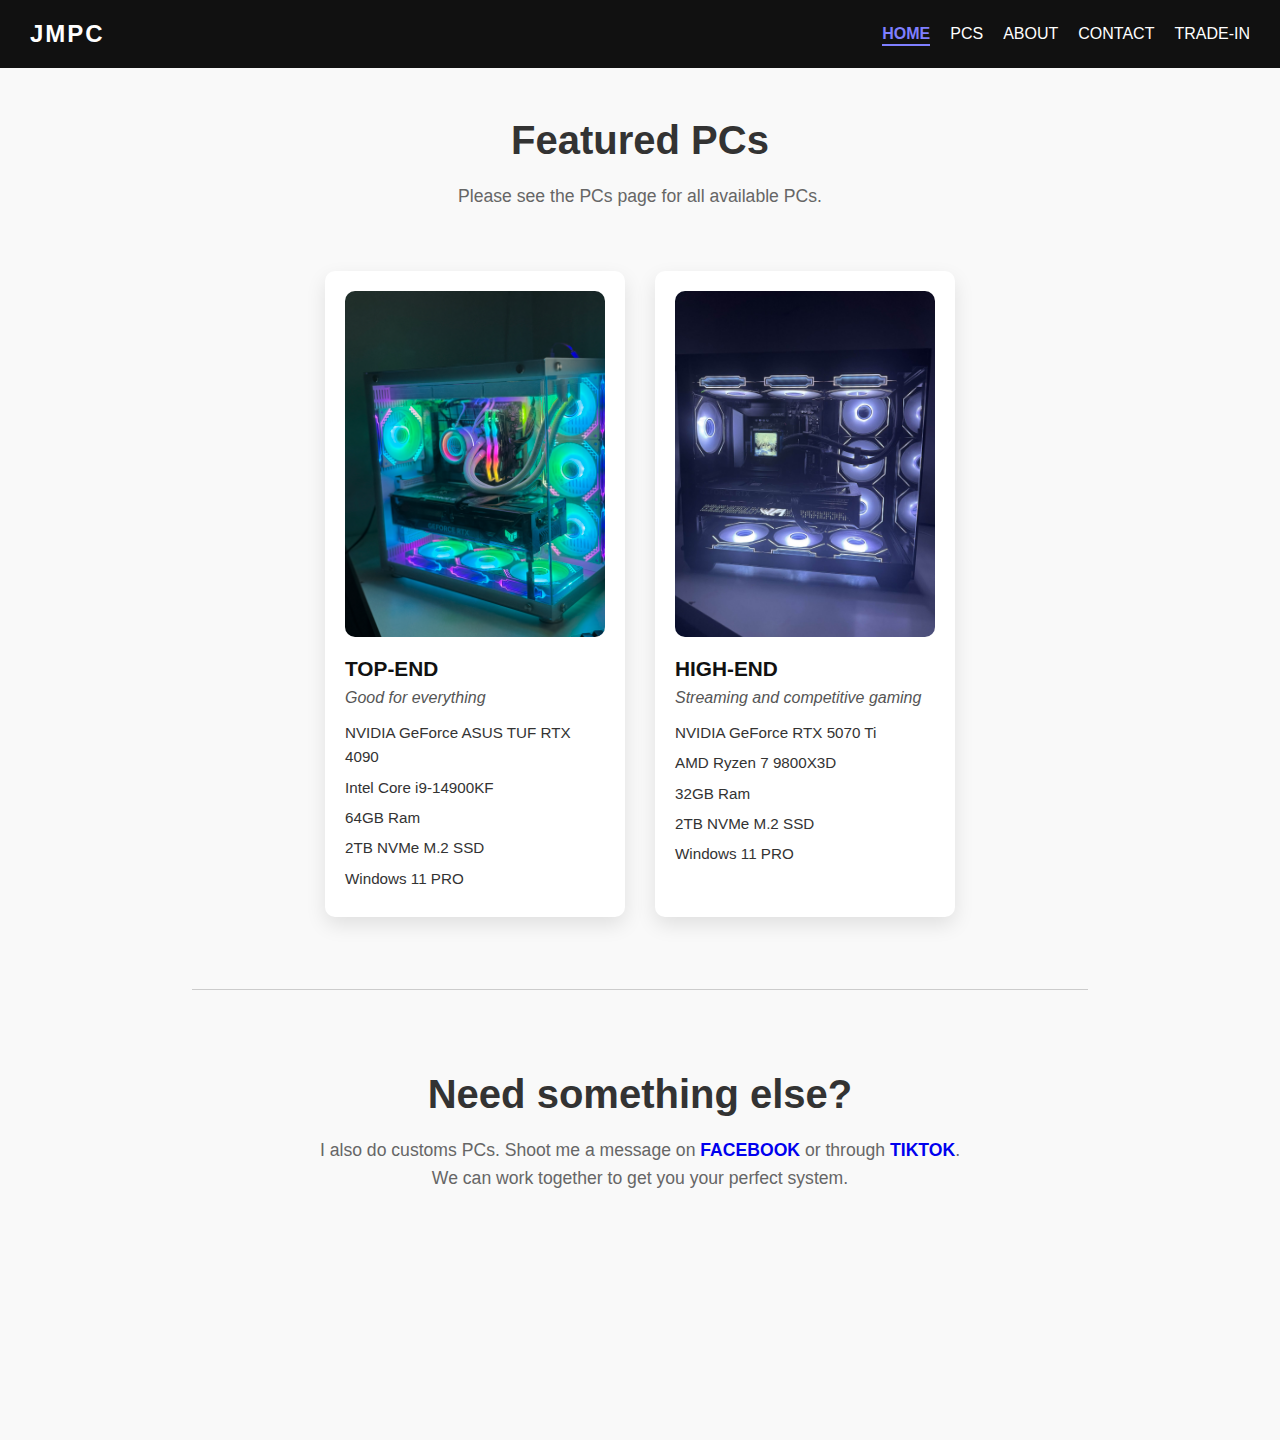
<file: index.html>
<!DOCTYPE html>
<html lang="en">
<head>
  <meta charset="UTF-8" />
  <meta name="viewport" content="width=device-width, initial-scale=1.0" />
  <title>JMPC</title>
  <link rel="icon" type="image/x-icon" href="images\JMPC.ico">
  <link rel="stylesheet" href="style.css" />
</head>
<body>

  <!-- NAVIGATION BAR -->
  <nav class="navbar">
    <div class="nav-logo">JMPC</div>
    <ul class="nav-links">
      <li><a class="active" href="#">HOME</a></li>
      <li><a href="PCs.html">PCS</a></li>
      <li><a href="about.html">ABOUT</a></li>
      <li><a href="contact.html">CONTACT</a></li>
      <li><a href="trade-in.html">TRADE-IN</a></li>
    </ul>
  </nav>

  <!-- HEADER -->
  <header>
    <h1>Featured PCs</h1>
    <p>Please see the PCs page for all available PCs.</p>
  </header>

  <!-- PRODUCT SECTION -->
  <section class="product-grid">
    <div class="product-card">
      <div class="img-wrapper">
        <img src="images\4090.JPG" alt="Player One" />
      </div>
      <h2>TOP-END</h2>
      <p class="tagline">Good for everything</p>
      <ul>
        <li>NVIDIA GeForce ASUS TUF RTX 4090</li>
        <li>Intel Core i9-14900KF</li>
        <li>64GB Ram</li>
        <li>2TB NVMe M.2 SSD</li>
        <li>Windows 11 PRO</li>
      </ul>
    </div>

    <div class="product-card">
      <div class="img-wrapper">
        <img src="images\ROG 4070.jpg" alt="Player Two" />
      </div>
      <h2>HIGH-END</h2>
      <p class="tagline">Streaming and competitive gaming</p>
      <ul>
        <li>NVIDIA GeForce RTX 5070 Ti</li>
        <li>AMD Ryzen 7 9800X3D</li>
        <li>32GB Ram</li>
        <li>2TB NVMe M.2 SSD</li>
        <li>Windows 11 PRO</li>
      </ul>
    </div>
  </section>
  <!-- DIVIDER -->
  <hr class="divider" />

  <!-- HEADER -->
  <header>
    <h1>Need something else?</h1>
    <p>I also do customs PCs. Shoot me a message on 
      <a class="FB" target="_blank" href="https://www.facebook.com/marketplace/profile/100032420889196">FACEBOOK</a>
      or through
      <a class="FB" target="_blank" href="https://www.tiktok.com/@icarustechs?lang=en">TIKTOK</a>.<br>
      We can work together to get you your perfect system.</p>
  </header>

  <div class="wrapper">
    <div class="item" style="--n: 1"><img src="images\4090.webp" alt="Player One" /></div>
    <div class="item" style="--n: 2"><img src="images\Angel.webp" alt="Player One" /></div>
    <div class="item" style="--n: 3"><img src="images\ROG 4070.webp" alt="Player Two" /></div>
    <div class="item" style="--n: 4"><img src="images\Blackout.webp" alt="Player Two" /></div>
    <div class="item" style="--n: 5"><img src="images\Cat1.webp" alt="Player Two" /></div>
    <div class="item" style="--n: 6"><img src="images\Cat2.webp" alt="Player Two" /></div>
    <div class="item" style="--n: 7"><img src="images\Purple.webp" alt="Player Two" /></div>
    <div class="item" style="--n: 8"><img src="images\Rainbow.webp" alt="Player Two" /></div>
  </div>

</body>
</html>
</file>
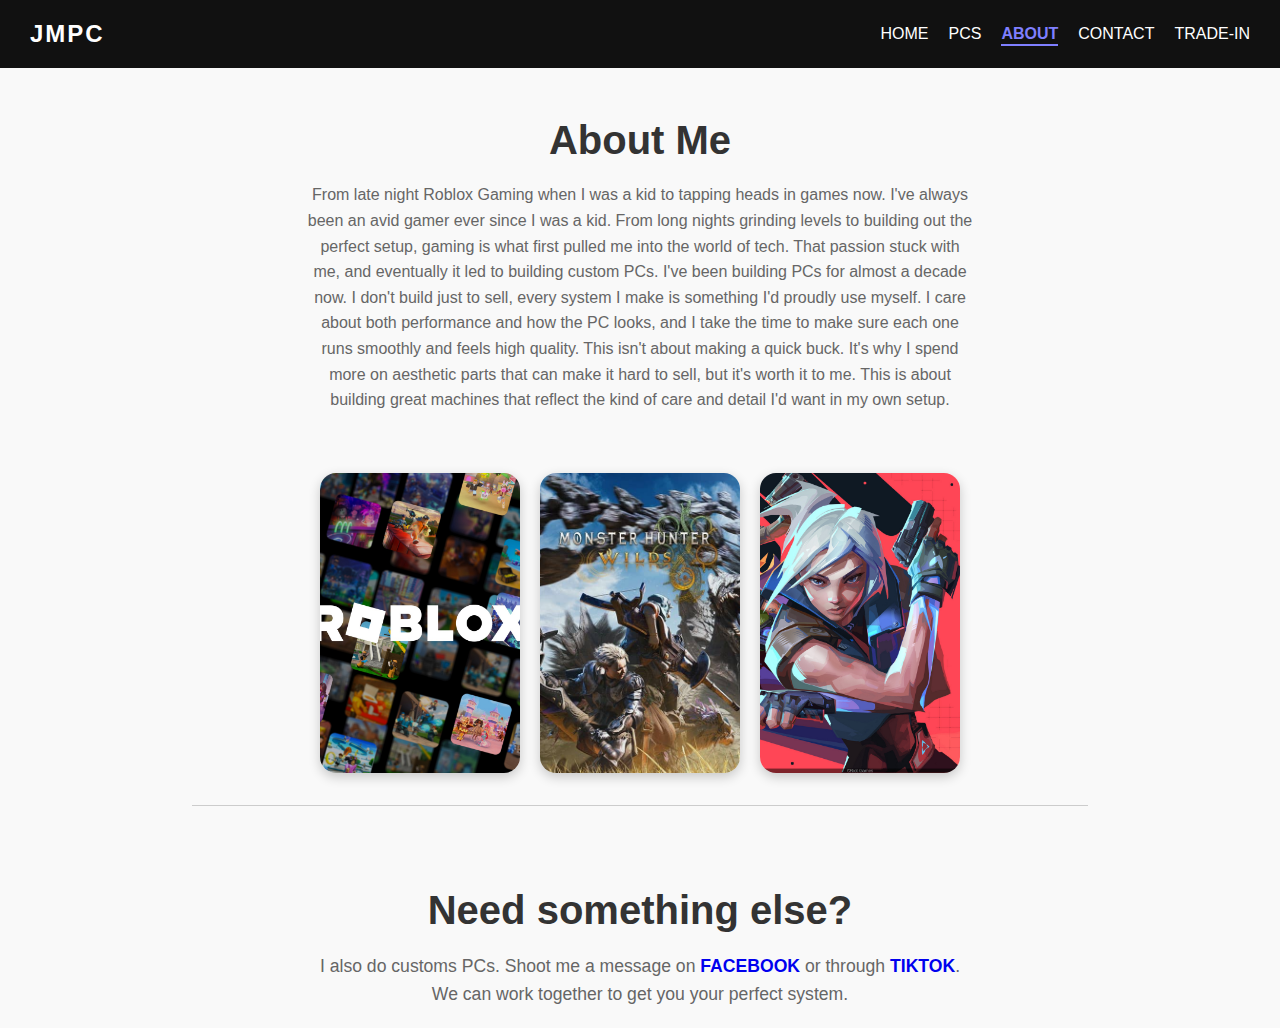
<file: about.html>
<!DOCTYPE html>
<html lang="en">
<head>
  <meta charset="UTF-8" />
  <meta name="viewport" content="width=device-width, initial-scale=1.0" />
  <title>JMPC</title>
  <link rel="icon" type="image/x-icon" href="images\JMPC.ico">
  <link rel="stylesheet" href="style.css" />
</head>
<body>

  <!-- NAVIGATION BAR -->
  <nav class="navbar">
    <div class="nav-logo">JMPC</div>
    <ul class="nav-links">
      <li><a href="index.html">HOME</a></li>
      <li><a href="PCs.html">PCS</a></li>
      <li><a class="active" href="about.html">ABOUT</a></li>
      <li><a href="contact.html">CONTACT</a></li>
      <li><a href="trade-in.html">TRADE-IN</a></li>
    </ul>
  </nav>

  <!-- HEADER -->
  <header>
    <h1>About Me</h1>
    <p class="about-text">From late night Roblox Gaming when I was a kid to tapping heads in games now. 
        I've always been an avid gamer ever since I was a kid. 
        From long nights grinding levels to building out the perfect setup, gaming is what first pulled me into the world of tech. 
        That passion stuck with me, and eventually it led to building custom PCs. 
        I've been building PCs for almost a decade now. 
        I don't build just to sell, every system I make is something I'd proudly use myself. 
        I care about both performance and how the PC looks, 
        and I take the time to make sure each one runs smoothly 
        and feels high quality. 
        This isn't about making a quick buck. 
        It's why I spend more on aesthetic parts that can make it hard to sell, 
        but it's worth it to me. 
        This is about building great machines that reflect the kind of care and detail 
        I'd want in my own setup.
        
    </p>
  </header>

    <div class="image-card-container">
        <div class="image-card">
            <img src="images/roblox.jpg" alt="Card 1">
        </div>
        <div class="image-card">
            <img src="images/mhw.jpg" alt="Card 2">
        </div>
        <div class="image-card">
            <img src="images/val.jpg" alt="Card 3">
        </div>
    </div>

  <!-- DIVIDER -->
  <hr class="divider" />

  <!-- HEADER -->
  <header>
    <h1>Need something else?</h1>
    <p>I also do customs PCs. Shoot me a message on 
      <a class="FB" target="_blank" href="https://www.facebook.com/marketplace/profile/100032420889196">FACEBOOK</a>
      or through
      <a class="FB" target="_blank" href="https://www.tiktok.com/@icarustechs?lang=en">TIKTOK</a>.<br>
      We can work together to get you your perfect system.</p>
  </header>

</body>
</html>
</file>
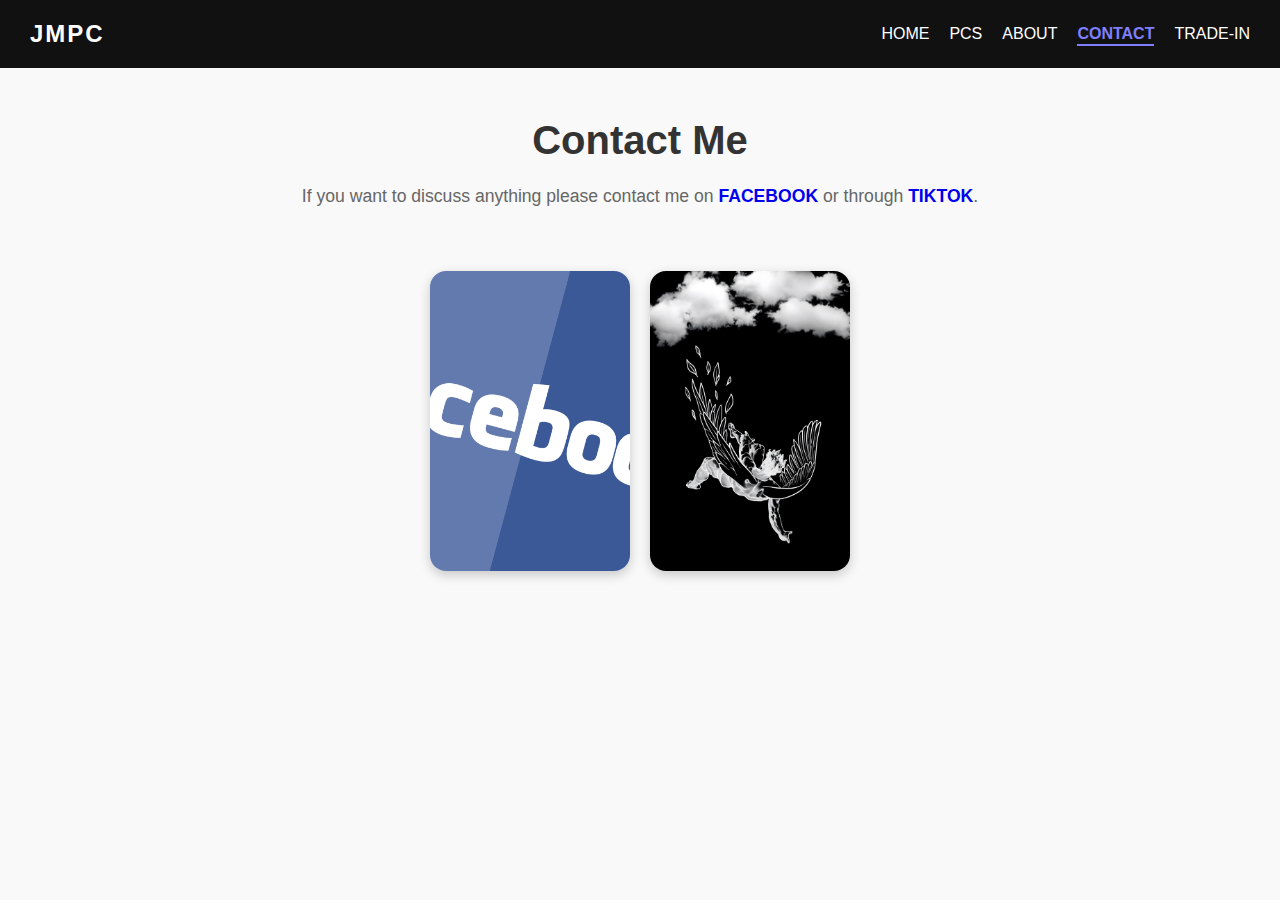
<file: contact.html>
<!DOCTYPE html>
<html lang="en">
<head>
  <meta charset="UTF-8" />
  <meta name="viewport" content="width=device-width, initial-scale=1.0" />
  <title>JMPC</title>
  <link rel="icon" type="image/x-icon" href="images\JMPC.ico">
  <link rel="stylesheet" href="style.css" />
</head>
<body>

  <!-- NAVIGATION BAR -->
  <nav class="navbar">
    <div class="nav-logo">JMPC</div>
    <button class="hamburger" aria-label="Toggle navigation">
    <span class="bar"></span>
    <span class="bar"></span>
    <span class="bar"></span>
  </button>
    <ul class="nav-links">
      <li><a href="index.html">HOME</a></li>
      <li><a href="PCs.html">PCS</a></li>
      <li><a href="about.html">ABOUT</a></li>
      <li><a class="active" href="contact.html">CONTACT</a></li>
      <li><a href="trade-in.html">TRADE-IN</a></li>
    </ul>
  </nav>

  <!-- HEADER -->
  <header>
    <h1>Contact Me</h1>
    <p>
        If you want to discuss anything please contact me on
        <a class="FB" target="_blank" href="https://www.facebook.com/marketplace/profile/100032420889196">FACEBOOK</a>
      or through
      <a class="FB" target="_blank" href="https://www.tiktok.com/@icarustechs?lang=en">TIKTOK</a>.<br>
    </p>
  </header>

    <div class="image-card-container">
        <div class="image-card">
            <a class="FB" target="_blank" href="https://www.facebook.com/marketplace/profile/100032420889196">
            <img src="images/fb.png" alt="Card 1"></a>
        </div>
        <div class="image-card">
            <a class="FB" target="_blank" href="https://www.tiktok.com/@icarustechs?lang=en">
                <img src="images/icarus.jpg" alt="Card 2">
            </a>
        </div>
    </div>

    <script>
  const hamburger = document.querySelector('.hamburger');
  const navLinks = document.querySelector('.nav-links');

  hamburger.addEventListener('click', () => {
    navLinks.classList.toggle('open');
    hamburger.classList.toggle('active');
  });
</script>


</body>
</html>
</file>
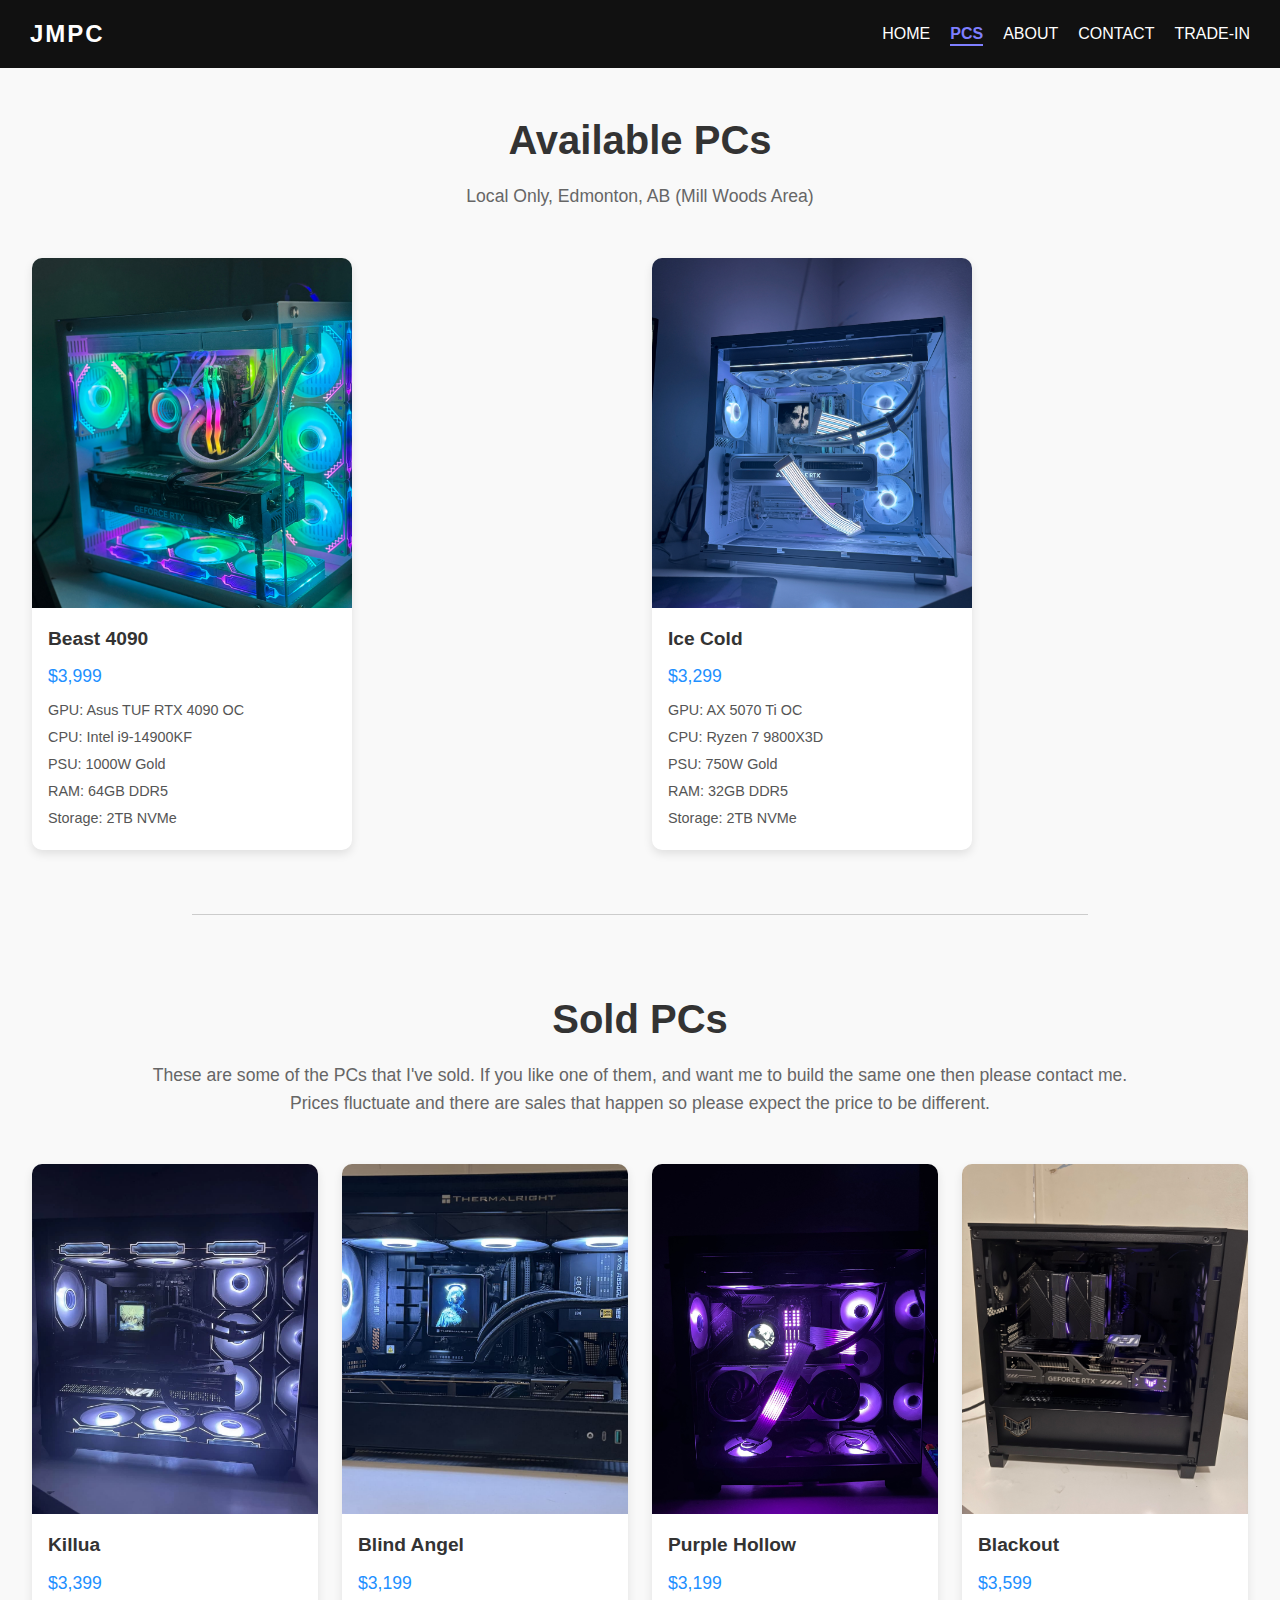
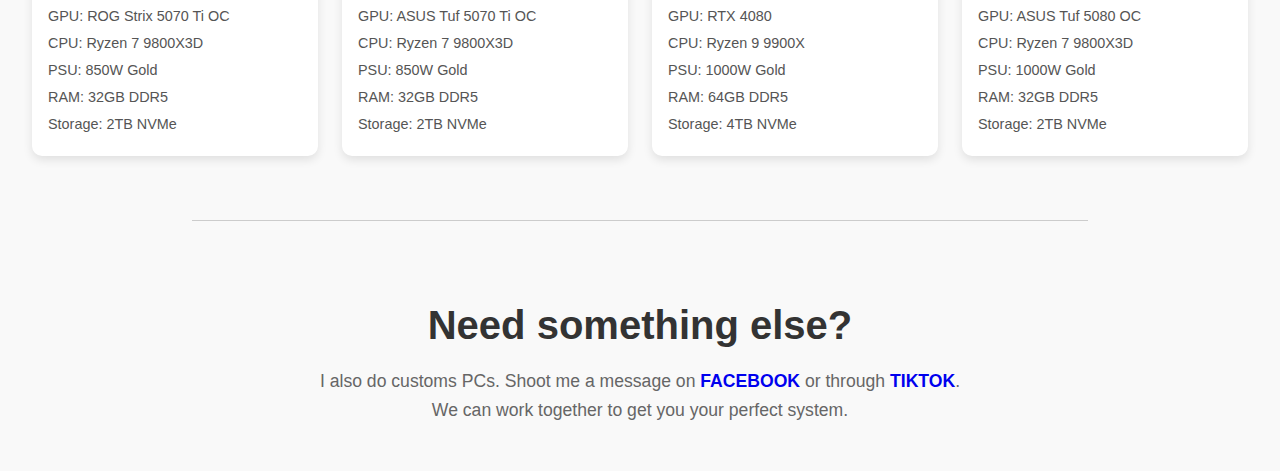
<file: PCs.html>
<!DOCTYPE html>
<html lang="en">
<head>
  <meta charset="UTF-8" />
  <meta name="viewport" content="width=device-width, initial-scale=1.0" />
  <title>JMPC</title>
  <link rel="icon" type="image/x-icon" href="images\JMPC.ico">
  <link rel="stylesheet" href="styles.css" />
</head>
<body>
  <nav class="navbar">
    <div class="nav-logo">JMPC</div>
    <button class="hamburger" aria-label="Toggle navigation">
    <span class="bar"></span>
    <span class="bar"></span>
    <span class="bar"></span>
  </button>
    <ul class="nav-links">
      <li><a href="index.html">HOME</a></li>
      <li><a class="active" href="PCs.html" >PCS</a></li>
      <li><a href="about.html">ABOUT</a></li>
      <li><a href="contact.html">CONTACT</a></li>
      <li><a href="trade-in.html">TRADE-IN</a></li>
    </ul>
  </nav>
  <div class="section">
    <header>
      <h1>Available PCs</h1>
      <p>Local Only, Edmonton, AB (Mill Woods Area)</p>
    </header>
    
    <div id="available" class="pc-grid"></div>
  </div>

  <!-- DIVIDER -->
  <hr class="divider" />

  <div class="section">
    <header>
      <h1>Sold PCs</h1>
      <p>These are some of the PCs that I've sold. If you like one of them, and want me to build the same one then please contact me.
        <br>Prices fluctuate and there are sales that happen so please expect the price to be different.
      </p>
    </header>
    <div id="sold" class="pc-grid"></div>
  </div>

    <!-- DIVIDER -->
  <hr class="divider" />

  <!-- HEADER -->
  <header>
    <h1>Need something else?</h1>
    <p>I also do customs PCs. Shoot me a message on 
      <a class="FB" target="_blank" href="https://www.facebook.com/marketplace/profile/100032420889196" rel="noopener noreferrer">FACEBOOK</a>
      or through
      <a class="FB" target="_blank" href="https://www.tiktok.com/@icarustechs?lang=en" rel="noopener noreferrer">TIKTOK</a>.<br>
      We can work together to get you your perfect system.</p>
  </header>

  <script>
  const hamburger = document.querySelector('.hamburger');
  const navLinks = document.querySelector('.nav-links');

  hamburger.addEventListener('click', () => {
    navLinks.classList.toggle('open');
    hamburger.classList.toggle('active');
  });
</script>

  <script>
    const pcs = [
      {
        title: "Beast 4090",
        price: "$3,999",
        gpu: "Asus TUF RTX 4090 OC",
        cpu: "Intel i9-14900KF",
        psu: "1000W Gold",
        ram: "64GB DDR5",
        storage: "2TB NVMe",
        frontImg: "images/PC/4090.jpg",
        backImg: "images/PC/4090.jpg",
        sold: false,
        link: "https://www.facebook.com/share/1GUcb5BMFC/",
      },
      {
        title: "Killua",
        price: "$3,399",
        gpu: "ROG Strix 5070 Ti OC",
        cpu: "Ryzen 7 9800X3D",
        psu: "850W Gold",
        ram: "32GB DDR5",
        storage: "2TB NVMe",
        frontImg: "images/PC/ROG 4070.jpg",
        backImg: "images/PC/ROG 4070.jpg",
        sold: true,
        link: "https://www.facebook.com/share/1JBohQkKED/",
      },
      {
        title: "Blind Angel",
        price: "$3,199",
        gpu: "ASUS Tuf 5070 Ti OC",
        cpu: "Ryzen 7 9800X3D",
        psu: "850W Gold",
        ram: "32GB DDR5",
        storage: "2TB NVMe",
        frontImg: "images/PC/Angel.jpg",
        backImg: "images/PC/Angel.jpg",
        sold: true,
        link: "https://www.facebook.com/share/1BBnGjdvT1/",
      },
      {
        title: "Purple Hollow",
        price: "$3,199",
        gpu: "RTX 4080",
        cpu: "Ryzen 9 9900X",
        psu: "1000W Gold",
        ram: "64GB DDR5",
        storage: "4TB NVMe",
        frontImg: "images/PC/Purple.jpg",
        backImg: "images/PC/Purple.jpg",
        sold: true,
        link: "",
      },
      {
        title: "Blackout",
        price: "$3,599",
        gpu: "ASUS Tuf 5080 OC",
        cpu: "Ryzen 7 9800X3D",
        psu: "1000W Gold",
        ram: "32GB DDR5",
        storage: "2TB NVMe",
        frontImg: "images/PC/Blackout.jpg",
        backImg: "images/PC/Blackout.jpg",
        sold: true,
        link: "",
      },
      {
        title: "Ice Cold",
        price: "$3,299",
        gpu: "AX 5070 Ti OC",
        cpu: "Ryzen 7 9800X3D",
        psu: "750W Gold",
        ram: "32GB DDR5",
        storage: "2TB NVMe",
        frontImg: "images/PC/icecold.JPG",
        backImg: "images/PC/icecold.JPG",
        sold: false,
        link: "https://www.facebook.com/share/1Z5uXeZMbm/",
      },
      // Add more PCs here...
    ];

    function createCard(pc) {
      const div = document.createElement("div");
      div.className = "pc-card";
      div.innerHTML = `
        <a href="${pc.link}" target="_blank" rel="noopener noreferrer">
          <div class="pc-image">
            <img class="front" src="${pc.frontImg}" alt="Front View">
            <img class="back" src="${pc.backImg}" alt="Back View">
          </div>
          <div class="pc-info">
            <div class="pc-title">${pc.title}</div>
            <div class="pc-price">${pc.price}</div>
            <div class="pc-specs">GPU: ${pc.gpu}</div>
            <div class="pc-specs">CPU: ${pc.cpu}</div>
            <div class="pc-specs">PSU: ${pc.psu}</div>
            <div class="pc-specs">RAM: ${pc.ram}</div>
            <div class="pc-specs">Storage: ${pc.storage}</div>
          </div>
        </a>
      `;
      return div;
    }

    pcs.forEach((pc) => {
      const section = pc.sold ? document.getElementById("sold") : document.getElementById("available");
      section.appendChild(createCard(pc));
    });
  </script>


</body>
</html>
</file>
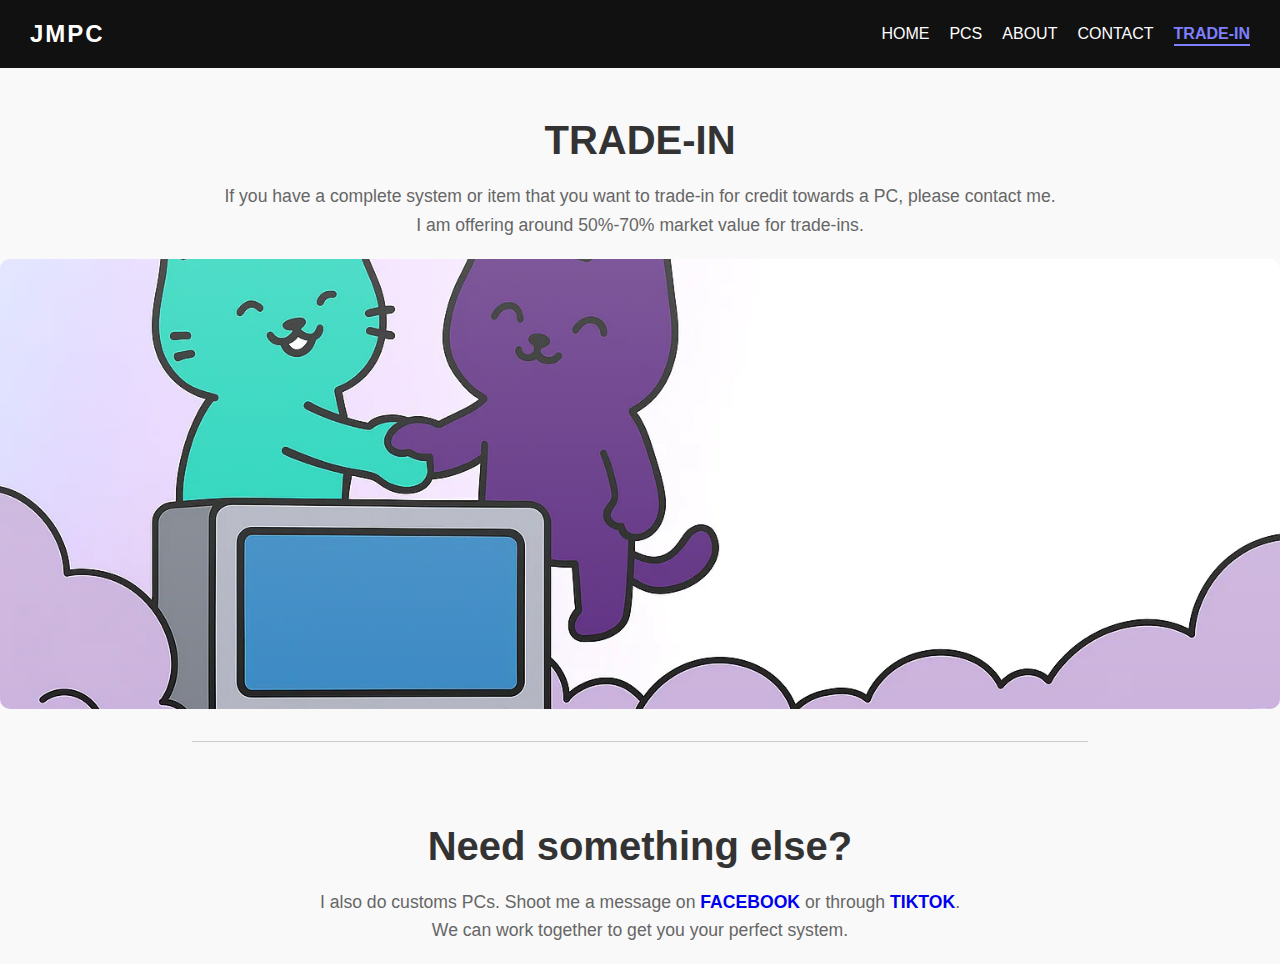
<file: trade-in.html>
<!DOCTYPE html>
<html lang="en">
<head>
  <meta charset="UTF-8" />
  <meta name="viewport" content="width=device-width, initial-scale=1.0" />
  <title>JMPC</title>
  <link rel="icon" type="image/x-icon" href="images\JMPC.ico">
  <link rel="stylesheet" href="style.css" />
</head>
<body>

  <!-- NAVIGATION BAR -->
  <nav class="navbar">
    <div class="nav-logo">JMPC</div>
    <button class="hamburger" aria-label="Toggle navigation">
    <span class="bar"></span>
    <span class="bar"></span>
    <span class="bar"></span>
  </button>
    <ul class="nav-links">
      <li><a href="index.html">HOME</a></li>
      <li><a href="PCs.html">PCS</a></li>
      <li><a href="about.html">ABOUT</a></li>
      <li><a href="contact.html">CONTACT</a></li>
      <li><a class="active" href="#">TRADE-IN</a></li>
    </ul>
  </nav>

  <!-- HEADER -->
  <header>
    <h1>TRADE-IN</h1>
    <p>If you have a complete system or item that you want to trade-in for credit towards a PC, please contact me.
        <br>
        I am offering around 50%-70% market value for trade-ins.
    </p>
  </header>

    <!-- IMAGE -->
    <div class="trade-in-img">
        <img src="images/trade.webp" alt="Player Two" />
        <div class="img-gradient"></div>
    </div>

  <!-- DIVIDER -->
  <hr class="divider" />

  <!-- HEADER -->
  <header>
    <h1>Need something else?</h1>
    <p>I also do customs PCs. Shoot me a message on 
      <a class="FB" target="_blank" href="https://www.facebook.com/marketplace/profile/100032420889196" rel="noopener noreferrer">FACEBOOK</a>
      or through
      <a class="FB" target="_blank" href="https://www.tiktok.com/@icarustechs?lang=en" rel="noopener noreferrer">TIKTOK</a>.<br>
      We can work together to get you your perfect system.</p>
  </header>

  <script>
  const hamburger = document.querySelector('.hamburger');
  const navLinks = document.querySelector('.nav-links');

  hamburger.addEventListener('click', () => {
    navLinks.classList.toggle('open');
    hamburger.classList.toggle('active');
  });
</script>

</body>
</html>
</file>
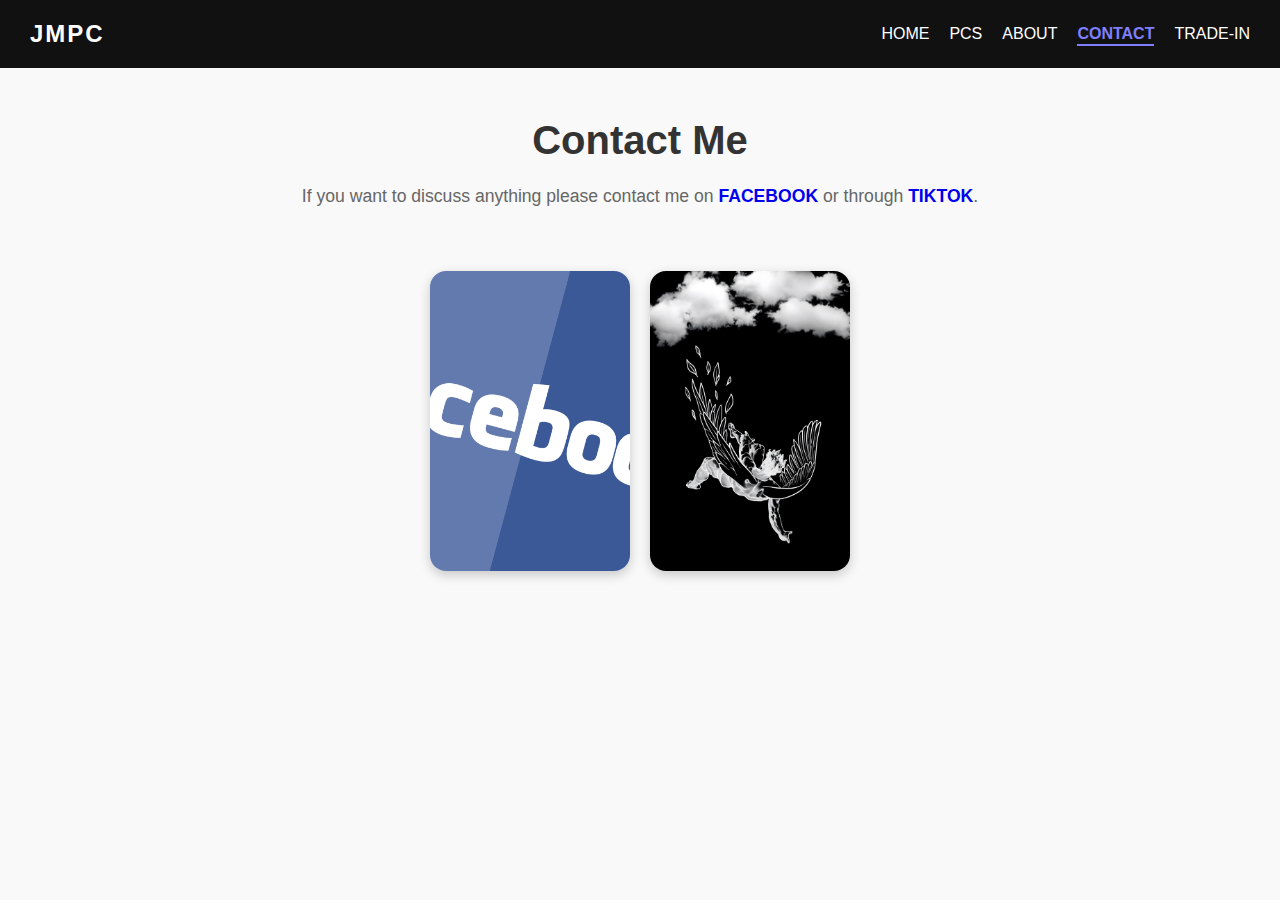
<file: PC Web/contact.html>
<!DOCTYPE html>
<html lang="en">
<head>
  <meta charset="UTF-8" />
  <meta name="viewport" content="width=device-width, initial-scale=1.0" />
  <title>JMPC</title>
  <link rel="icon" type="image/x-icon" href="images\JMPC.ico">
  <link rel="stylesheet" href="style.css" />
</head>
<body>

  <!-- NAVIGATION BAR -->
  <nav class="navbar">
    <div class="nav-logo">JMPC</div>
    <ul class="nav-links">
      <li><a href="index.html">HOME</a></li>
      <li><a href="PCs.html">PCS</a></li>
      <li><a href="about.html">ABOUT</a></li>
      <li><a class="active" href="contact.html">CONTACT</a></li>
      <li><a href="trade-in.html">TRADE-IN</a></li>
    </ul>
  </nav>

  <!-- HEADER -->
  <header>
    <h1>Contact Me</h1>
    <p>
        If you want to discuss anything please contact me on
        <a class="FB" target="_blank" href="https://www.facebook.com/marketplace/profile/100032420889196">FACEBOOK</a>
      or through
      <a class="FB" target="_blank" href="https://www.tiktok.com/@icarustechs?lang=en">TIKTOK</a>.<br>
    </p>
  </header>

    <div class="image-card-container">
        <div class="image-card">
            <a class="FB" target="_blank" href="https://www.facebook.com/marketplace/profile/100032420889196">
            <img src="images/fb.png" alt="Card 1"></a>
        </div>
        <div class="image-card">
            <a class="FB" target="_blank" href="https://www.tiktok.com/@icarustechs?lang=en">
                <img src="images/icarus.jpg" alt="Card 2">
            </a>
        </div>
    </div>


</body>
</html>
</file>
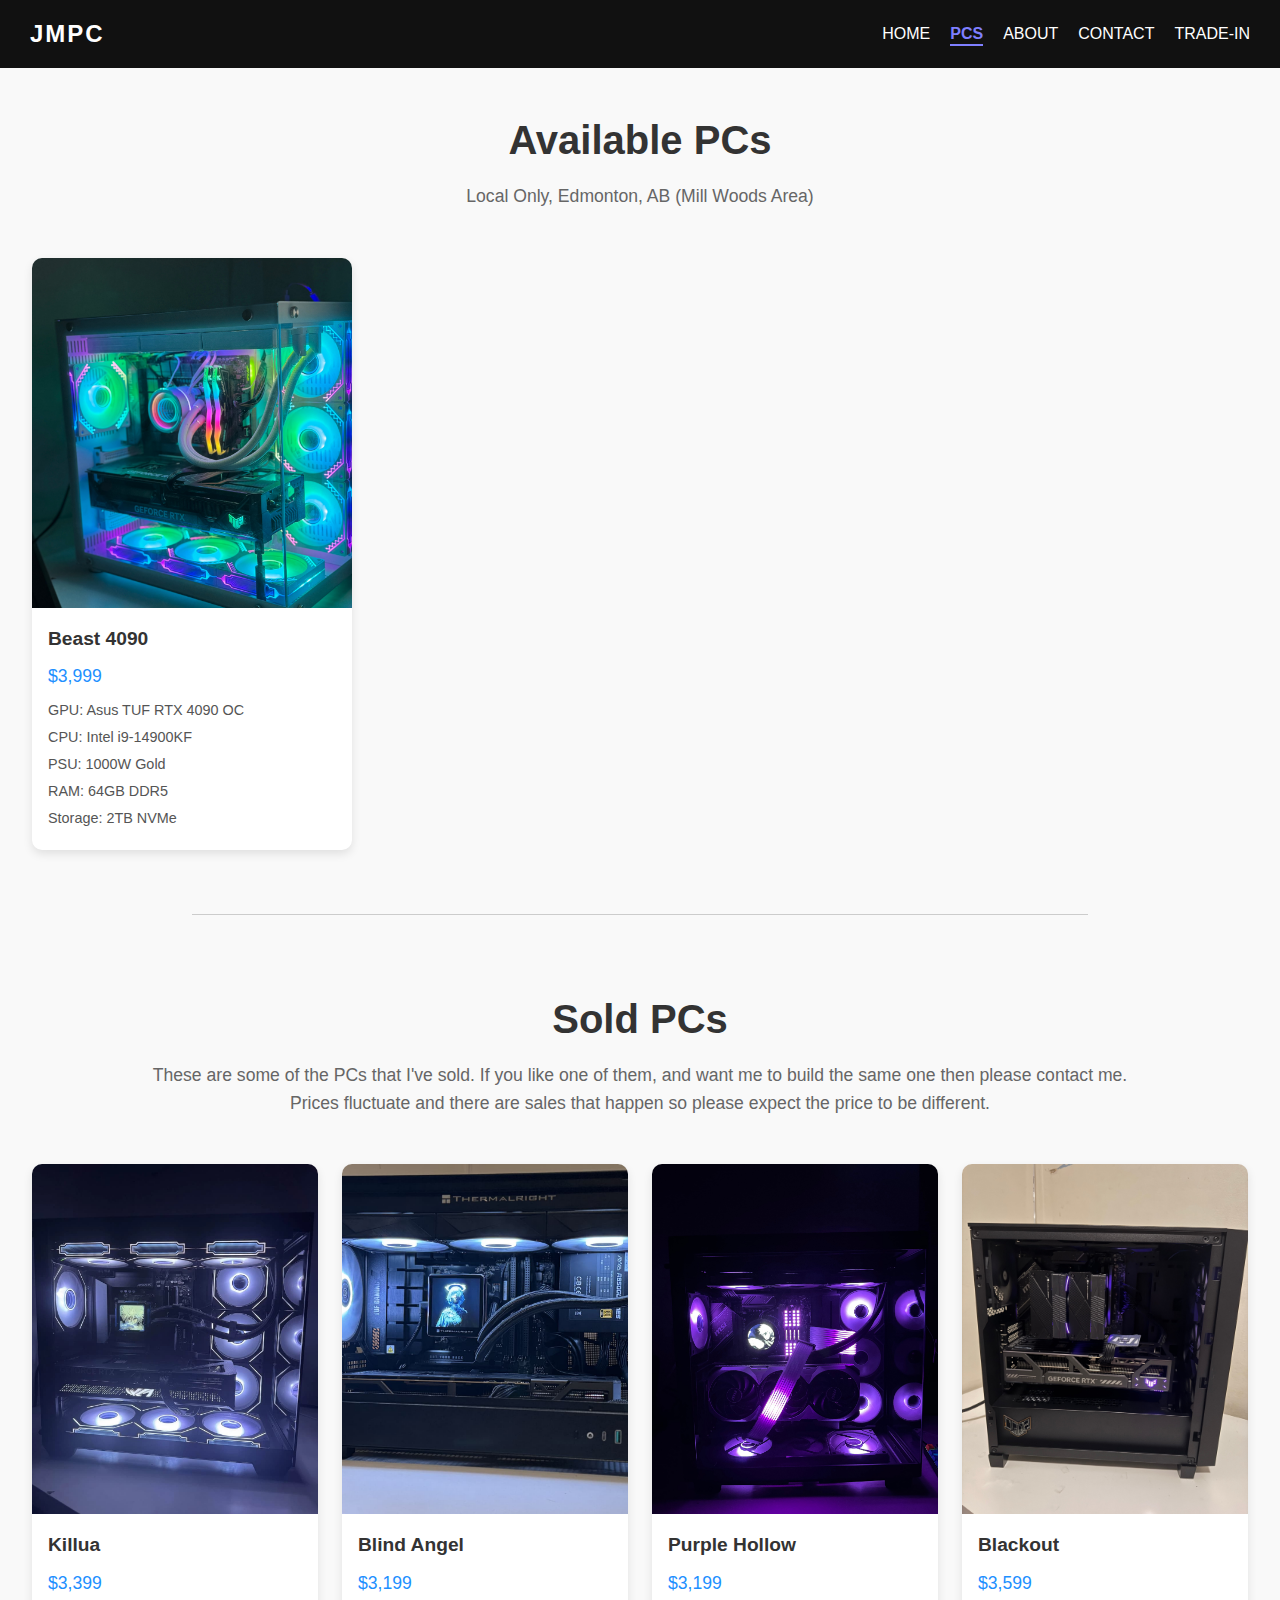
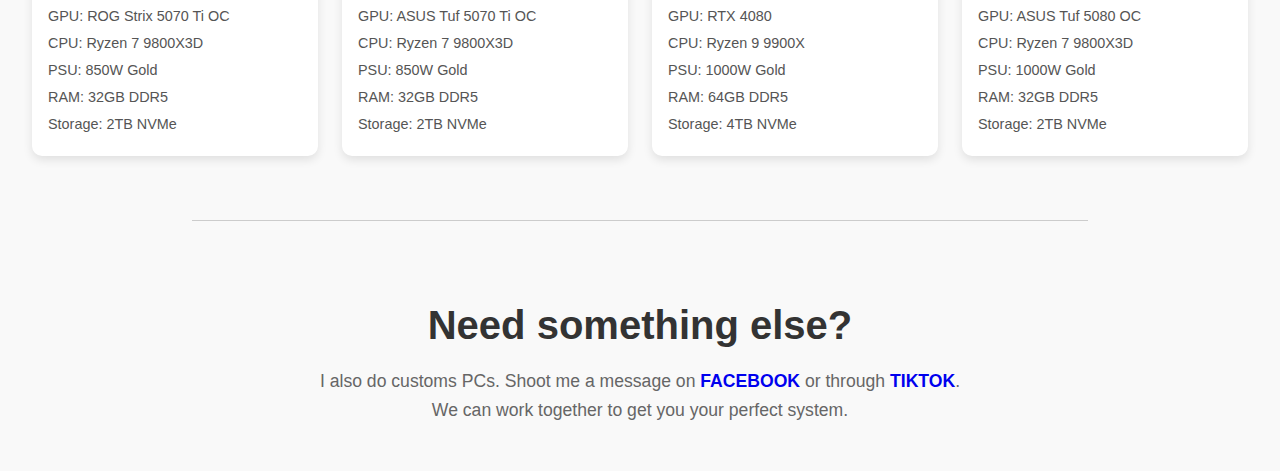
<file: PC Web/PCs.html>
<!DOCTYPE html>
<html lang="en">
<head>
  <meta charset="UTF-8" />
  <meta name="viewport" content="width=device-width, initial-scale=1.0" />
  <title>JMPC</title>
  <link rel="icon" type="image/x-icon" href="images\JMPC.ico">
  <link rel="stylesheet" href="styles.css" />
</head>
<body>
  <nav class="navbar">
    <div class="nav-logo">JMPC</div>
    <ul class="nav-links">
      <li><a href="index.html">HOME</a></li>
      <li><a class="active" href="PCs.html" >PCS</a></li>
      <li><a href="about.html">ABOUT</a></li>
      <li><a href="contact.html">CONTACT</a></li>
      <li><a href="trade-in.html">TRADE-IN</a></li>
    </ul>
  </nav>
  <div class="section">
    <header>
      <h1>Available PCs</h1>
      <p>Local Only, Edmonton, AB (Mill Woods Area)</p>
    </header>
    
    <div id="available" class="pc-grid"></div>
  </div>

  <!-- DIVIDER -->
  <hr class="divider" />

  <div class="section">
    <header>
      <h1>Sold PCs</h1>
      <p>These are some of the PCs that I've sold. If you like one of them, and want me to build the same one then please contact me.
        <br>Prices fluctuate and there are sales that happen so please expect the price to be different.
      </p>
    </header>
    <div id="sold" class="pc-grid"></div>
  </div>

    <!-- DIVIDER -->
  <hr class="divider" />

  <!-- HEADER -->
  <header>
    <h1>Need something else?</h1>
    <p>I also do customs PCs. Shoot me a message on 
      <a class="FB" target="_blank" href="https://www.facebook.com/marketplace/profile/100032420889196">FACEBOOK</a>
      or through
      <a class="FB" target="_blank" href="https://www.tiktok.com/@icarustechs?lang=en">TIKTOK</a>.<br>
      We can work together to get you your perfect system.</p>
  </header>

  <script>
    const pcs = [
      {
        title: "Beast 4090",
        price: "$3,999",
        gpu: "Asus TUF RTX 4090 OC",
        cpu: "Intel i9-14900KF",
        psu: "1000W Gold",
        ram: "64GB DDR5",
        storage: "2TB NVMe",
        frontImg: "images/PC/4090.jpg",
        backImg: "images/PC/4090.jpg",
        sold: false,
        link: "https://www.facebook.com/share/1E5GY6y1r6/",
      },
      {
        title: "Killua",
        price: "$3,399",
        gpu: "ROG Strix 5070 Ti OC",
        cpu: "Ryzen 7 9800X3D",
        psu: "850W Gold",
        ram: "32GB DDR5",
        storage: "2TB NVMe",
        frontImg: "images/PC/ROG 4070.jpg",
        backImg: "images/PC/ROG 4070.jpg",
        sold: true,
        link: "https://www.facebook.com/share/1JBohQkKED/",
      },
      {
        title: "Blind Angel",
        price: "$3,199",
        gpu: "ASUS Tuf 5070 Ti OC",
        cpu: "Ryzen 7 9800X3D",
        psu: "850W Gold",
        ram: "32GB DDR5",
        storage: "2TB NVMe",
        frontImg: "images/PC/Angel.jpg",
        backImg: "images/PC/Angel.jpg",
        sold: true,
        link: "https://www.facebook.com/share/1BBnGjdvT1/",
      },
      {
        title: "Purple Hollow",
        price: "$3,199",
        gpu: "RTX 4080",
        cpu: "Ryzen 9 9900X",
        psu: "1000W Gold",
        ram: "64GB DDR5",
        storage: "4TB NVMe",
        frontImg: "images/PC/Purple.jpg",
        backImg: "images/PC/Purple.jpg",
        sold: true,
        link: "",
      },
      {
        title: "Blackout",
        price: "$3,599",
        gpu: "ASUS Tuf 5080 OC",
        cpu: "Ryzen 7 9800X3D",
        psu: "1000W Gold",
        ram: "32GB DDR5",
        storage: "2TB NVMe",
        frontImg: "images/PC/Blackout.jpg",
        backImg: "images/PC/Blackout.jpg",
        sold: true,
        link: "",
      },
      // Add more PCs here...
    ];

    function createCard(pc) {
      const div = document.createElement("div");
      div.className = "pc-card";
      div.innerHTML = `
        <a href="${pc.link}">
          <div class="pc-image">
            <img class="front" src="${pc.frontImg}" alt="Front View">
            <img class="back" src="${pc.backImg}" alt="Back View">
          </div>
          <div class="pc-info">
            <div class="pc-title">${pc.title}</div>
            <div class="pc-price">${pc.price}</div>
            <div class="pc-specs">GPU: ${pc.gpu}</div>
            <div class="pc-specs">CPU: ${pc.cpu}</div>
            <div class="pc-specs">PSU: ${pc.psu}</div>
            <div class="pc-specs">RAM: ${pc.ram}</div>
            <div class="pc-specs">Storage: ${pc.storage}</div>
          </div>
        </a>
      `;
      return div;
    }

    pcs.forEach((pc) => {
      const section = pc.sold ? document.getElementById("sold") : document.getElementById("available");
      section.appendChild(createCard(pc));
    });
  </script>
</body>
</html>
</file>
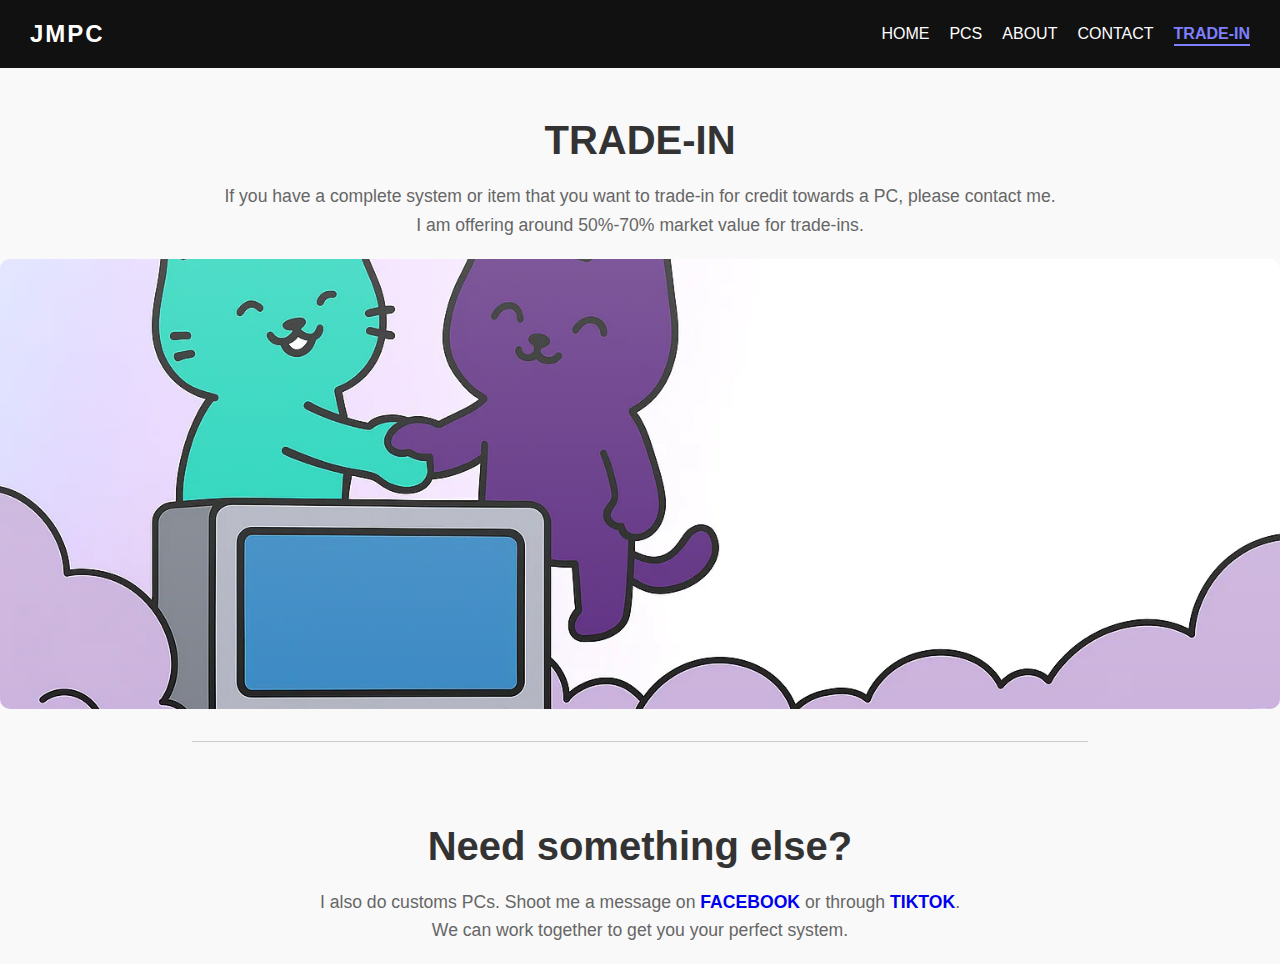
<file: PC Web/trade-in.html>
<!DOCTYPE html>
<html lang="en">
<head>
  <meta charset="UTF-8" />
  <meta name="viewport" content="width=device-width, initial-scale=1.0" />
  <title>JMPC</title>
  <link rel="icon" type="image/x-icon" href="images\JMPC.ico">
  <link rel="stylesheet" href="style.css" />
</head>
<body>

  <!-- NAVIGATION BAR -->
  <nav class="navbar">
    <div class="nav-logo">JMPC</div>
    <ul class="nav-links">
      <li><a href="index.html">HOME</a></li>
      <li><a href="PCs.html">PCS</a></li>
      <li><a href="about.html">ABOUT</a></li>
      <li><a href="contact.html">CONTACT</a></li>
      <li><a class="active" href="#">TRADE-IN</a></li>
    </ul>
  </nav>

  <!-- HEADER -->
  <header>
    <h1>TRADE-IN</h1>
    <p>If you have a complete system or item that you want to trade-in for credit towards a PC, please contact me.
        <br>
        I am offering around 50%-70% market value for trade-ins.
    </p>
  </header>

    <!-- IMAGE -->
    <div class="trade-in-img">
        <img src="images/trade.webp" alt="Player Two" />
        <div class="img-gradient"></div>
    </div>

  <!-- DIVIDER -->
  <hr class="divider" />

  <!-- HEADER -->
  <header>
    <h1>Need something else?</h1>
    <p>I also do customs PCs. Shoot me a message on 
      <a class="FB" target="_blank" href="https://www.facebook.com/marketplace/profile/100032420889196">FACEBOOK</a>
      or through
      <a class="FB" target="_blank" href="https://www.tiktok.com/@icarustechs?lang=en">TIKTOK</a>.<br>
      We can work together to get you your perfect system.</p>
  </header>

</body>
</html>
</file>
<file: styles.css>
* {
  margin: 0;
  padding: 0;
  box-sizing: border-box;
}

@media (max-width: 600px) {
  .pc-card {
    margin-bottom: 3rem;
  }
}

body {
  font-family: 'Segoe UI', sans-serif;
  background: #f9f9f9;
  color: #333;
  line-height: 1.6;
  padding: 0;
}

/* NAVBAR */
.navbar {
  background-color: #111;
  color: white;
  display: flex;
  justify-content: space-between;
  align-items: center;
  padding: 15px 30px;
  position: sticky;
  top: 0;
  z-index: 1000;
}

.nav-logo {
  font-size: 1.5rem;
  font-weight: bold;
  letter-spacing: 2px;
}

.nav-links {
  list-style: none;
  display: flex;
  gap: 20px;
}

.nav-links li a {
  text-decoration: none;
  color: white;
  font-size: 1rem;
  transition: color 0.3s;
}

.nav-links li a:hover {
  color: #7f7fff;
}



header {
  text-align: center;
  padding: 40px 20px 20px;
}

header h1 {
  font-size: 2.5rem;
  margin-bottom: 10px;
}

header p {
  font-size: 1.1rem;
  color: #666;
  margin-bottom: 1.7rem;
}

h2 {
  margin-bottom: 1rem;
}

section {
  margin-bottom: 4rem;
}

.pc-grid {
  display: grid;
  grid-template-columns: repeat(auto-fit, minmax(280px, 1fr));
  gap: 1.5rem;
  padding: 0 2rem; /* left/right padding */
  max-width: 1400px; /* optional: limits how wide the grid gets */
  margin: 0 auto;    /* centers the whole grid on the page */
}

.pc-card {
  background-color: #fff;
  border-radius: 10px;
  box-shadow: 0 4px 10px rgba(0, 0, 0, 0.1);
  overflow: hidden;
  transition: transform 0.3s ease;

  max-width: 320px; /* ✅ LIMIT the card size */
  width: 100%;       /* Allow it to shrink if needed */

  margin-bottom: 2rem;

}

.pc-card:hover {
  transform: translateY(-5px);
}

.pc-image {
  position: relative;
  width: 100%;
  height: 350px;
  overflow: hidden;
}

.pc-image img {
  width: 100%;
  height: 100%;
  object-fit: cover;
  transition: opacity 0.4s ease;
}

.pc-image img.back {
  position: absolute;
  top: 0;
  left: 0;
  opacity: 0;
}

.pc-card:hover .pc-image img.front {
  opacity: 0;
}

.pc-card:hover .pc-image img.back {
  opacity: 1;
}

.pc-info {
  padding: 1rem;
}

.pc-title {
  font-weight: bold;
  font-size: 1.2rem;
  margin-bottom: 0.5rem;
}

.pc-price {
  color: #1e90ff;
  font-size: 1.1rem;
  margin-bottom: 0.5rem;
}

.pc-specs {
  font-size: 0.9rem;
  color: #555;
  margin-bottom: 0.25rem;
}

.divider {
  border: none;
  height: 1px;
  background-color: #ccc; /* You can change the color */
  margin: 2rem auto;
  width: 70%; /* or 100% if you want it full-width */
  max-width: 2000px; /* optional for large screens */
}

.nav-links li a.active {
  color: #7f7fff !important;
  font-weight: bold;
  border-bottom: 2px solid #7f7fff;
  padding-bottom: 2px;
}

.pc-card a {
  text-decoration: none; /* removes underline */
  color: inherit;         /* prevents color change */
}

.pc-card a:focus {
  outline: none;
}

/* Hide hamburger on desktop */
.hamburger {
  display: none;
  flex-direction: column;
  justify-content: space-around;
  width: 25px;
  height: 25px;
  background: transparent;
  border: none;
  cursor: pointer;
  padding: 0;
  z-index: 1100; /* on top */
}

.hamburger .bar {
  width: 100%;
  height: 3px;
  background-color: white;
  border-radius: 3px;
  transition: all 0.3s ease;
}

/* Mobile styles */
@media (max-width: 768px) {
  .hamburger {
    display: flex;
  }

  .nav-links {
    position: fixed;
    top: 60px; /* below navbar */
    right: 0;
    height: calc(100vh - 60px);
    width: 200px;
    background-color: #111;
    flex-direction: column;
    align-items: flex-start;
    padding: 20px;
    gap: 15px;
    transform: translateX(100%);
    transition: transform 0.3s ease-in-out;
    z-index: 1050;
  }

  .nav-links.open {
    transform: translateX(0);
  }

  /* Optional: make links full width */
  .nav-links li a {
    width: 100%;
    padding: 10px 15px;
  }
}

.FB:hover {
  color: rgb(0, 33, 139);
}

.FB {
  font-weight: bold;
  text-decoration: none;
}
</file>
<file: PC Web/styles.css>
* {
  margin: 0;
  padding: 0;
  box-sizing: border-box;
}

@media (max-width: 600px) {
  .pc-card {
    margin-bottom: 3rem;
  }
}

body {
  font-family: 'Segoe UI', sans-serif;
  background: #f9f9f9;
  color: #333;
  line-height: 1.6;
  padding: 0;
}

/* NAVBAR */
.navbar {
  background-color: #111;
  color: white;
  display: flex;
  justify-content: space-between;
  align-items: center;
  padding: 15px 30px;
  position: sticky;
  top: 0;
  z-index: 1000;
}

.nav-logo {
  font-size: 1.5rem;
  font-weight: bold;
  letter-spacing: 2px;
}

.nav-links {
  list-style: none;
  display: flex;
  gap: 20px;
}

.nav-links li a {
  text-decoration: none;
  color: white;
  font-size: 1rem;
  transition: color 0.3s;
}

.nav-links li a:hover {
  color: #7f7fff;
}



header {
  text-align: center;
  padding: 40px 20px 20px;
}

header h1 {
  font-size: 2.5rem;
  margin-bottom: 10px;
}

header p {
  font-size: 1.1rem;
  color: #666;
  margin-bottom: 1.7rem;
}

h2 {
  margin-bottom: 1rem;
}

section {
  margin-bottom: 4rem;
}

.pc-grid {
  display: grid;
  grid-template-columns: repeat(auto-fit, minmax(280px, 1fr));
  gap: 1.5rem;
  padding: 0 2rem; /* left/right padding */
  max-width: 1400px; /* optional: limits how wide the grid gets */
  margin: 0 auto;    /* centers the whole grid on the page */
}

.pc-card {
  background-color: #fff;
  border-radius: 10px;
  box-shadow: 0 4px 10px rgba(0, 0, 0, 0.1);
  overflow: hidden;
  transition: transform 0.3s ease;

  max-width: 320px; /* ✅ LIMIT the card size */
  width: 100%;       /* Allow it to shrink if needed */

  margin-bottom: 2rem;

}

.pc-card:hover {
  transform: translateY(-5px);
}

.pc-image {
  position: relative;
  width: 100%;
  height: 350px;
  overflow: hidden;
}

.pc-image img {
  width: 100%;
  height: 100%;
  object-fit: cover;
  transition: opacity 0.4s ease;
}

.pc-image img.back {
  position: absolute;
  top: 0;
  left: 0;
  opacity: 0;
}

.pc-card:hover .pc-image img.front {
  opacity: 0;
}

.pc-card:hover .pc-image img.back {
  opacity: 1;
}

.pc-info {
  padding: 1rem;
}

.pc-title {
  font-weight: bold;
  font-size: 1.2rem;
  margin-bottom: 0.5rem;
}

.pc-price {
  color: #1e90ff;
  font-size: 1.1rem;
  margin-bottom: 0.5rem;
}

.pc-specs {
  font-size: 0.9rem;
  color: #555;
  margin-bottom: 0.25rem;
}

.divider {
  border: none;
  height: 1px;
  background-color: #ccc; /* You can change the color */
  margin: 2rem auto;
  width: 70%; /* or 100% if you want it full-width */
  max-width: 2000px; /* optional for large screens */
}

.nav-links li a.active {
  color: #7f7fff !important;
  font-weight: bold;
  border-bottom: 2px solid #7f7fff;
  padding-bottom: 2px;
}

.pc-card a {
  text-decoration: none; /* removes underline */
  color: inherit;         /* prevents color change */
}

.pc-card a:focus {
  outline: none;
}

/* RESPONSIVE */
@media (max-width: 768px) {
  .product-grid {
    flex-direction: column;
    align-items: center;
  }

  .nav-links {
    flex-direction: column;
    align-items: flex-start;
  }

  .nav-links li {
    margin-top: 10px;
  }
}

.FB:hover {
  color: rgb(0, 33, 139);
}

.FB {
  font-weight: bold;
  text-decoration: none;
}
</file>
<file: style.css>
/* Reset and base styles */
* {
  margin: 0;
  padding: 0;
  box-sizing: border-box;
}
:root {
  --item-count: 8;
  --duration: 30s;
}
.wrapper {
  width: 90%;
  max-width: 1536px;
  margin-inline: auto;
  position: relative;
  height: 100px;
  margin-top: 3rem;
  margin-bottom: 5rem;
  overflow: hidden;
  mask-image: linear-gradient(
    to right,
    rgba(0, 0, 0, 0),
    rgba(0, 0, 0, 1) 20%,
    rgba(0, 0, 0, 1) 80%,
    rgba(0, 0, 0, 0)
  );
}

.item {
  animation-delay: calc(var(--duration) / var(--item-count) * (var(--item-count) - var(--n)) * -1);
}

@keyframes scrollLeft {
  to {
    left: -200px;
  }
}

.item {
  width: 200px;
  height: 100px;
  background-color: red;
  border-radius: 6px;
  position: absolute;
  left: max(calc(200px * 8), 100%);
  animation-name: scrollLeft;
  animation-duration: 30s;
  animation-timing-function: linear;
  animation-iteration-count: infinite;
  animation-delay: calc(30s / 8 * (8 - var(--n)) * -1);

  overflow: hidden;
  border-radius: 6px;
  box-shadow: 0 2px 8px rgba(0, 0, 0, 0.1);

}

.item img {
  width: 120%;               /* Slight zoom-in */
  height: 100%;
  object-fit: cover;
  transform: scale(1.05);    /* Optional: More zoom */
  transition: transform 0.5s ease;
}

.FB:hover {
  color: rgb(0, 33, 139);
}

.FB {
  font-weight: bold;
  text-decoration: none;
}



body {
  font-family: 'Segoe UI', sans-serif;
  background: #f9f9f9;
  color: #333;
  line-height: 1.6;
  padding: 0;

}

/* NAVBAR */
.navbar {
  background-color: #111;
  color: white;
  display: flex;
  justify-content: space-between;
  align-items: center;
  padding: 15px 30px;
  position: sticky;
  top: 0;
  z-index: 1000;
}

.nav-logo {
  font-size: 1.5rem;
  font-weight: bold;
  letter-spacing: 2px;
}


.nav-links {
  list-style: none;
  display: flex;
  gap: 20px;
}

.nav-links li a {
  text-decoration: none;
  color: white;
  font-size: 1rem;
  transition: color 0.3s;
}

.nav-links li a:hover {
  color: #7f7fff;
}

/* HEADER */
header {
  text-align: center;
  padding: 40px 20px 20px;
}

header h1 {
  font-size: 2.5rem;
  margin-bottom: 10px;
}

header p {
  font-size: 1.1rem;
  color: #666;
}

/* PRODUCT GRID */
.product-grid {
  display: flex;
  flex-wrap: wrap;
  justify-content: center;
  gap: 30px;
  padding: 40px 20px;
}

/* PRODUCT CARD */
.product-card {
  background: #fff;
  border-radius: 10px;
  width: 300px;
  padding: 20px;
  box-shadow: 0 8px 20px rgba(0,0,0,0.1);
  transition: transform 0.3s;
}

.product-card h2 {
  margin-top: 15px;
  font-size: 1.3rem;
  color: #111;
}

.tagline {
  font-style: italic;
  color: #555;
  margin-bottom: 10px;
}

.product-card ul {
  list-style: none;
  padding-left: 0;
}

.product-card li {
  margin-bottom: 6px;
  font-size: 0.95rem;
}

/* IMAGE HOVER ZOOM */
.img-wrapper {
  overflow: hidden;
  border-radius: 10px;
}

.img-wrapper img {
  width: 100%;
  display: block;
  transition: transform 7s ease;
}

.img-wrapper:hover img {
  transform: scale(1.3);
}

/* Hide hamburger on desktop */
.hamburger {
  display: none;
  flex-direction: column;
  justify-content: space-around;
  width: 25px;
  height: 25px;
  background: transparent;
  border: none;
  cursor: pointer;
  padding: 0;
  z-index: 1100; /* on top */
}

.hamburger .bar {
  width: 100%;
  height: 3px;
  background-color: white;
  border-radius: 3px;
  transition: all 0.3s ease;
}

/* Mobile styles */
@media (max-width: 768px) {
  .hamburger {
    display: flex;
  }

  .nav-links {
    position: fixed;
    top: 60px; /* below navbar */
    right: 0;
    height: calc(100vh - 60px);
    width: 200px;
    background-color: #111;
    flex-direction: column;
    align-items: flex-start;
    padding: 20px;
    gap: 15px;
    transform: translateX(100%);
    transition: transform 0.3s ease-in-out;
    z-index: 1050;
  }

  .nav-links.open {
    transform: translateX(0);
  }

  /* Optional: make links full width */
  .nav-links li a {
    width: 100%;
    padding: 10px 15px;
  }
}

.divider {
  border: none;
  height: 1px;
  background-color: #ccc; /* You can change the color */
  margin: 2rem auto;
  width: 70%; /* or 100% if you want it full-width */
  max-width: 1200px; /* optional for large screens */
}

.nav-links li a.active {
  color: #7f7fff !important;
  font-weight: bold;
  border-bottom: 2px solid #7f7fff;
  padding-bottom: 2px;
}

.trade-in-img {
  position: relative;
  width: 100%;
  height: 50vh; /* only takes 40% of the viewport height */
  max-height: 1000px; /* optional max limit */
  overflow: hidden;
  border-radius: 10px;
}

/* Image styles */
.trade-in-img img {
  width: 100%;
  height: 100%;
  object-fit: cover;
  display: block;
}

/* Gradient overlay */
.img-gradient {
  position: absolute;
  top: 0;
  left: 0;
  width: 100%;
  height: 100%;
  background: linear-gradient(to bottom, rgba(255, 255, 255, 0.2), rgba(255, 255, 255, 0));
  pointer-events: none;
}

.about-text {
  max-width: 700px;
  margin: 0 auto;
  padding: 0 1rem;
  line-height: 1.6;
  font-size: 1rem;
  text-align: center; /* or 'center' if you prefer */
}

.image-card-container {
  display: flex;
  justify-content: center;
  gap: 20px;
  margin-top: 40px;
  flex-wrap: wrap; /* allows wrap on smaller screens */
}

.image-card {
  width: 200px;      /* Vertical rectangle */
  height: 300px;
  overflow: hidden;
  border-radius: 16px;
  box-shadow: 0 4px 12px rgba(0, 0, 0, 0.2);
  background-color: #fff;
}

.image-card img {
  width: 100%;
  height: 100%;
  object-fit: cover;
  display: block;
}
</file>
<file: PC Web/style.css>
/* Reset and base styles */
* {
  margin: 0;
  padding: 0;
  box-sizing: border-box;
}
:root {
  --item-count: 8;
  --duration: 30s;
}
.wrapper {
  width: 90%;
  max-width: 1536px;
  margin-inline: auto;
  position: relative;
  height: 100px;
  margin-top: 3rem;
  margin-bottom: 5rem;
  overflow: hidden;
  mask-image: linear-gradient(
    to right,
    rgba(0, 0, 0, 0),
    rgba(0, 0, 0, 1) 20%,
    rgba(0, 0, 0, 1) 80%,
    rgba(0, 0, 0, 0)
  );
}

.item {
  animation-delay: calc(var(--duration) / var(--item-count) * (var(--item-count) - var(--n)) * -1);
}

@keyframes scrollLeft {
  to {
    left: -200px;
  }
}

.item {
  width: 200px;
  height: 100px;
  background-color: red;
  border-radius: 6px;
  position: absolute;
  left: max(calc(200px * 8), 100%);
  animation-name: scrollLeft;
  animation-duration: 30s;
  animation-timing-function: linear;
  animation-iteration-count: infinite;
  animation-delay: calc(30s / 8 * (8 - var(--n)) * -1);

  overflow: hidden;
  border-radius: 6px;
  box-shadow: 0 2px 8px rgba(0, 0, 0, 0.1);

}

.item img {
  width: 120%;               /* Slight zoom-in */
  height: 100%;
  object-fit: cover;
  transform: scale(1.05);    /* Optional: More zoom */
  transition: transform 0.5s ease;
}

.FB:hover {
  color: rgb(0, 33, 139);
}

.FB {
  font-weight: bold;
  text-decoration: none;
}



body {
  font-family: 'Segoe UI', sans-serif;
  background: #f9f9f9;
  color: #333;
  line-height: 1.6;
  padding: 0;

}

/* NAVBAR */
.navbar {
  background-color: #111;
  color: white;
  display: flex;
  justify-content: space-between;
  align-items: center;
  padding: 15px 30px;
  position: sticky;
  top: 0;
  z-index: 1000;
}

.nav-logo {
  font-size: 1.5rem;
  font-weight: bold;
  letter-spacing: 2px;
}


.nav-links {
  list-style: none;
  display: flex;
  gap: 20px;
}

.nav-links li a {
  text-decoration: none;
  color: white;
  font-size: 1rem;
  transition: color 0.3s;
}

.nav-links li a:hover {
  color: #7f7fff;
}

/* HEADER */
header {
  text-align: center;
  padding: 40px 20px 20px;
}

header h1 {
  font-size: 2.5rem;
  margin-bottom: 10px;
}

header p {
  font-size: 1.1rem;
  color: #666;
}

/* PRODUCT GRID */
.product-grid {
  display: flex;
  flex-wrap: wrap;
  justify-content: center;
  gap: 30px;
  padding: 40px 20px;
}

/* PRODUCT CARD */
.product-card {
  background: #fff;
  border-radius: 10px;
  width: 300px;
  padding: 20px;
  box-shadow: 0 8px 20px rgba(0,0,0,0.1);
  transition: transform 0.3s;
}

.product-card h2 {
  margin-top: 15px;
  font-size: 1.3rem;
  color: #111;
}

.tagline {
  font-style: italic;
  color: #555;
  margin-bottom: 10px;
}

.product-card ul {
  list-style: none;
  padding-left: 0;
}

.product-card li {
  margin-bottom: 6px;
  font-size: 0.95rem;
}

/* IMAGE HOVER ZOOM */
.img-wrapper {
  overflow: hidden;
  border-radius: 10px;
}

.img-wrapper img {
  width: 100%;
  display: block;
  transition: transform 7s ease;
}

.img-wrapper:hover img {
  transform: scale(1.3);
}

/* RESPONSIVE */
@media (max-width: 768px) {
  .product-grid {
    flex-direction: column;
    align-items: center;
  }

  .nav-links {
    flex-direction: column;
    align-items: flex-start;
  }

  .nav-links li {
    margin-top: 10px;
  }
}

.divider {
  border: none;
  height: 1px;
  background-color: #ccc; /* You can change the color */
  margin: 2rem auto;
  width: 70%; /* or 100% if you want it full-width */
  max-width: 1200px; /* optional for large screens */
}

.nav-links li a.active {
  color: #7f7fff !important;
  font-weight: bold;
  border-bottom: 2px solid #7f7fff;
  padding-bottom: 2px;
}

.trade-in-img {
  position: relative;
  width: 100%;
  height: 50vh; /* only takes 40% of the viewport height */
  max-height: 1000px; /* optional max limit */
  overflow: hidden;
  border-radius: 10px;
}

/* Image styles */
.trade-in-img img {
  width: 100%;
  height: 100%;
  object-fit: cover;
  display: block;
}

/* Gradient overlay */
.img-gradient {
  position: absolute;
  top: 0;
  left: 0;
  width: 100%;
  height: 100%;
  background: linear-gradient(to bottom, rgba(255, 255, 255, 0.2), rgba(255, 255, 255, 0));
  pointer-events: none;
}

.about-text {
  max-width: 700px;
  margin: 0 auto;
  padding: 0 1rem;
  line-height: 1.6;
  font-size: 1rem;
  text-align: center; /* or 'center' if you prefer */
}

.image-card-container {
  display: flex;
  justify-content: center;
  gap: 20px;
  margin-top: 40px;
  flex-wrap: wrap; /* allows wrap on smaller screens */
}

.image-card {
  width: 200px;      /* Vertical rectangle */
  height: 300px;
  overflow: hidden;
  border-radius: 16px;
  box-shadow: 0 4px 12px rgba(0, 0, 0, 0.2);
  background-color: #fff;
}

.image-card img {
  width: 100%;
  height: 100%;
  object-fit: cover;
  display: block;
}
</file>
